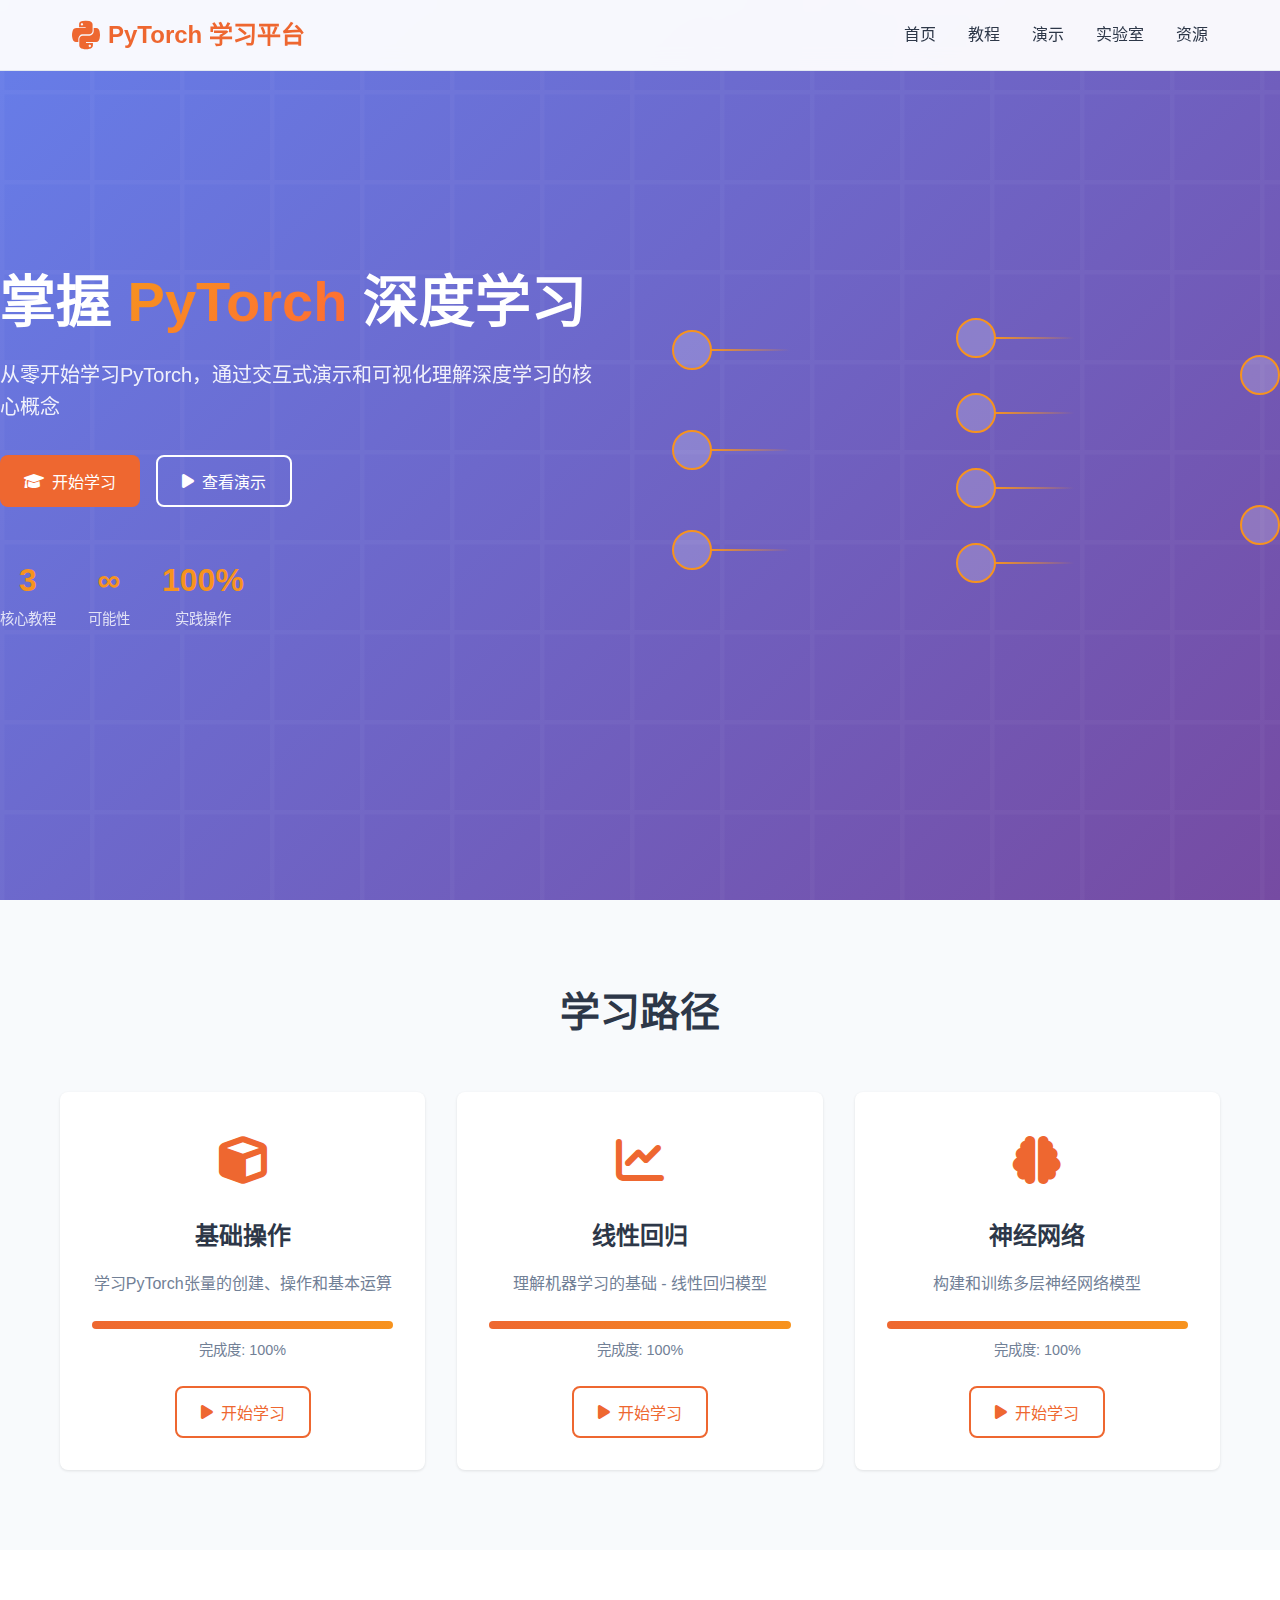
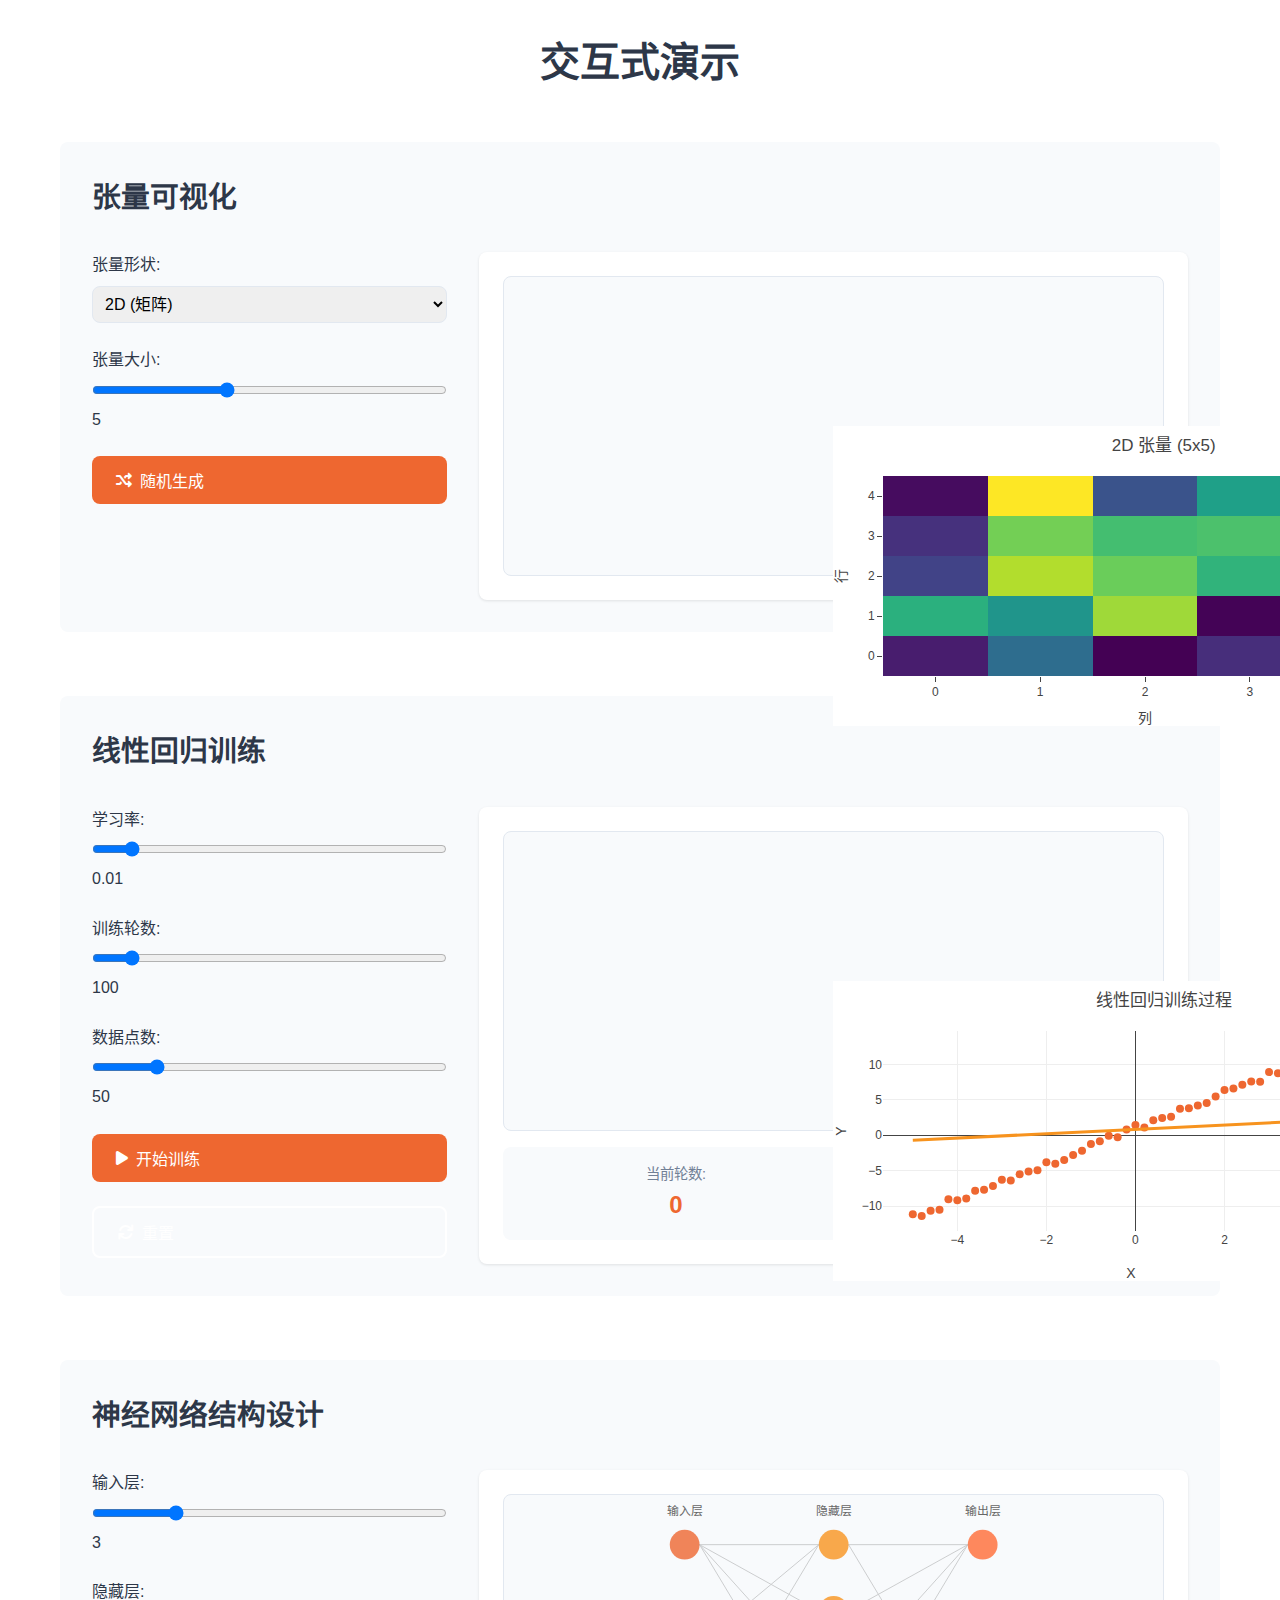
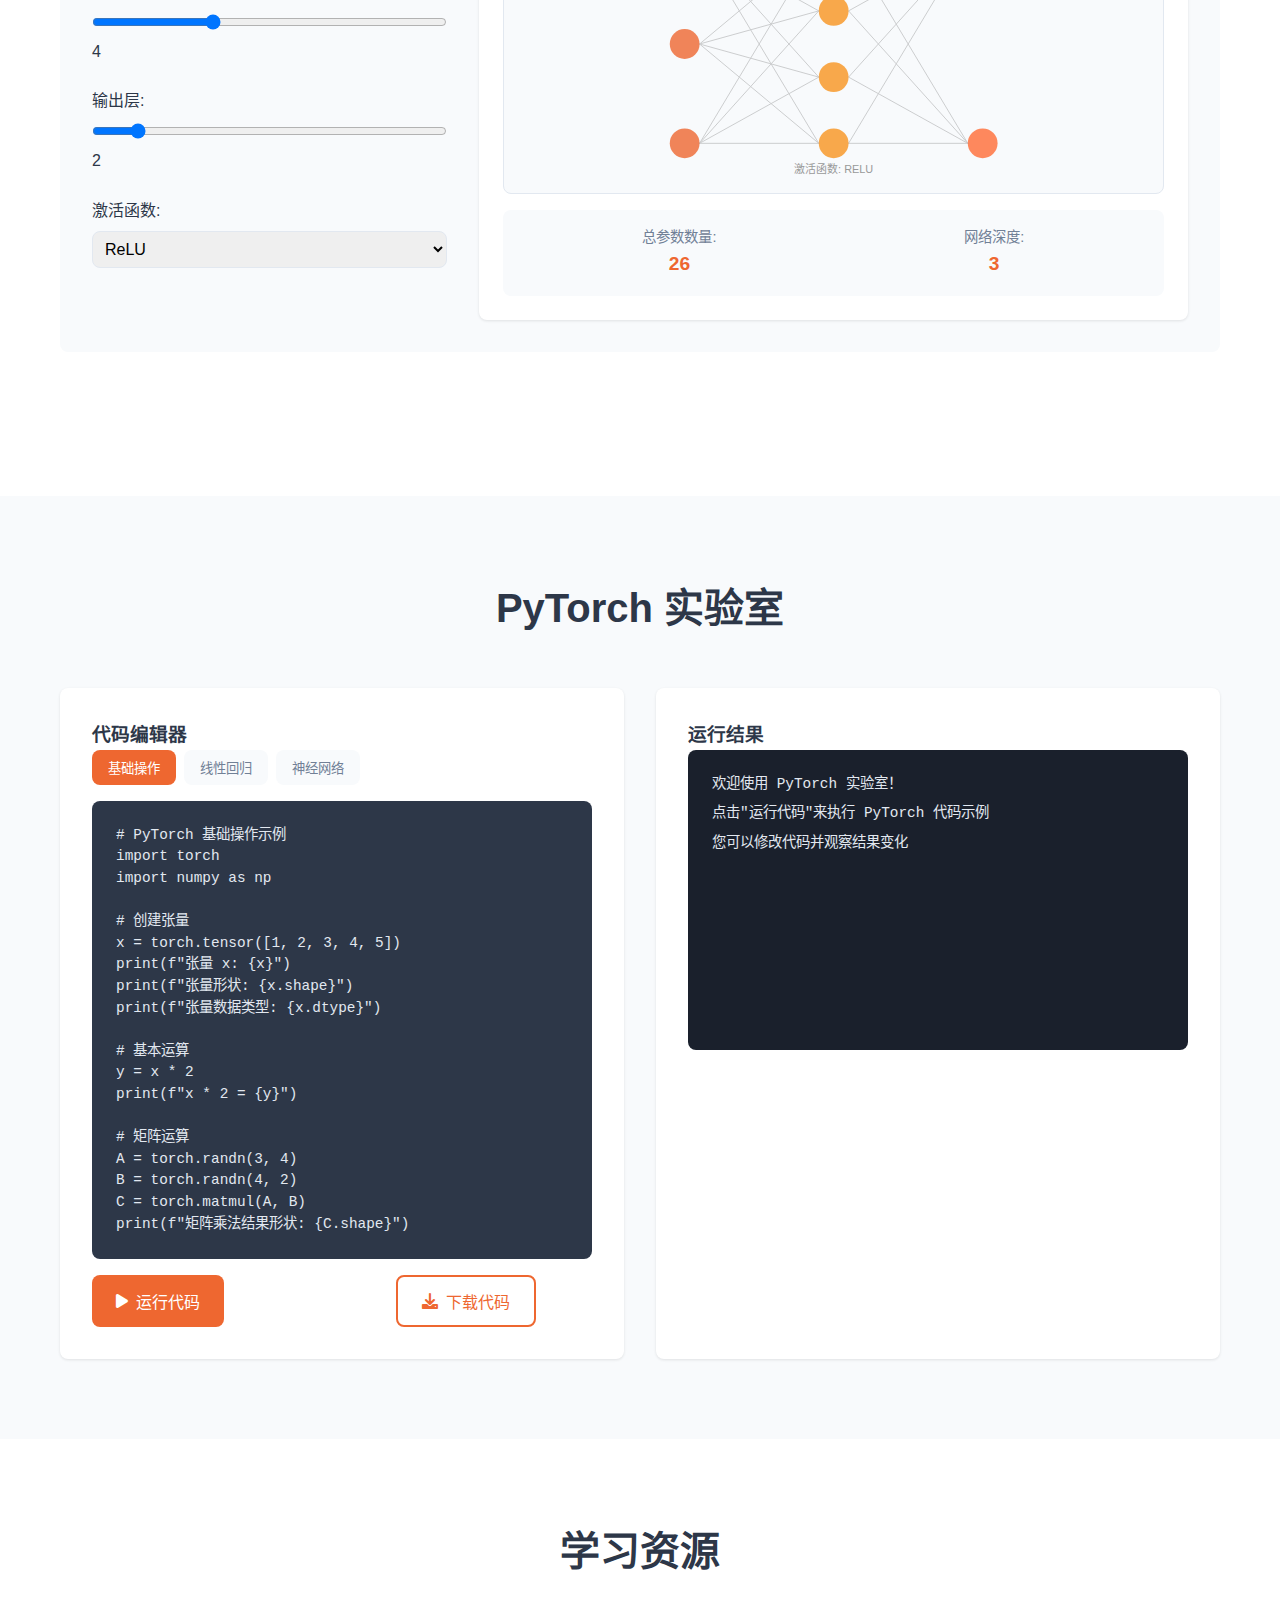
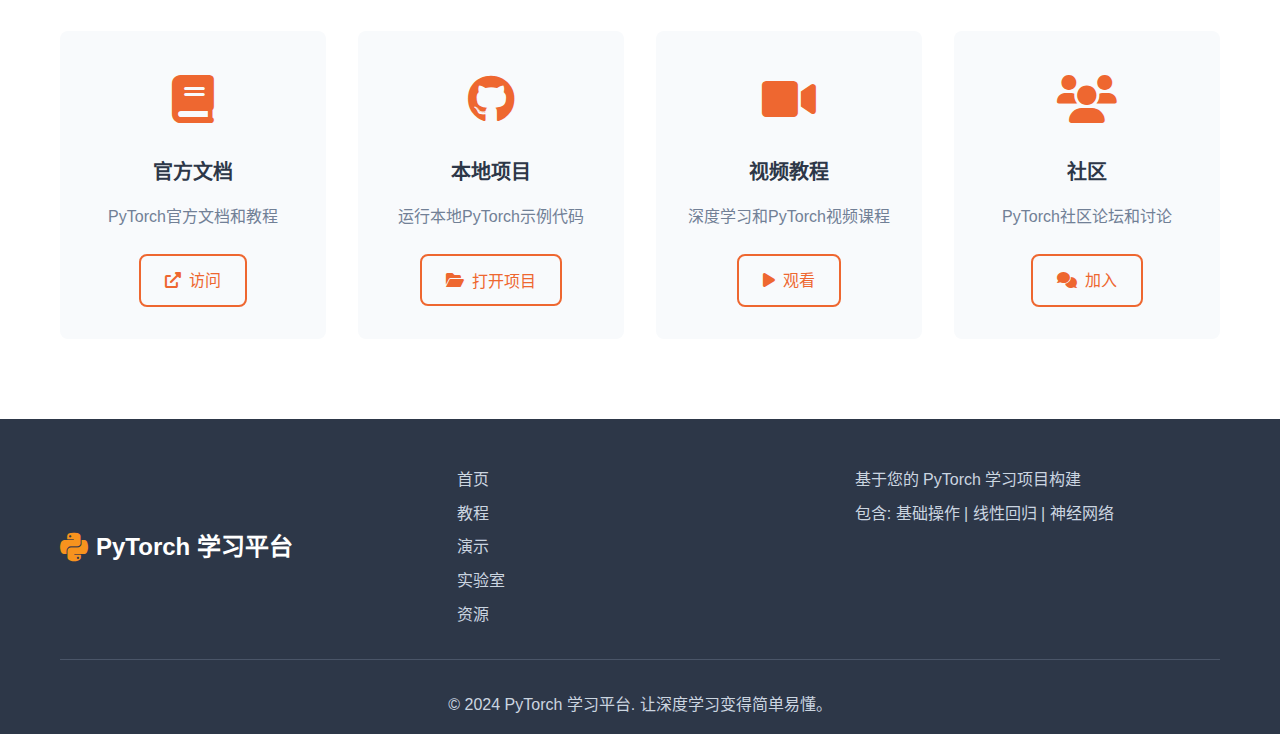
<file: pytorch_demo/index.html>
<!DOCTYPE html>
<html lang="zh-CN">
<head>
    <meta charset="UTF-8">
    <meta name="viewport" content="width=device-width, initial-scale=1.0">
    <title>PyTorch 学习展示平台</title>
    <link rel="stylesheet" href="styles.css">
    <link href="https://cdnjs.cloudflare.com/ajax/libs/font-awesome/6.0.0/css/all.min.css" rel="stylesheet">
    <script src="https://cdn.plot.ly/plotly-latest.min.js"></script>
</head>
<body>
    <!-- 导航栏 -->
    <nav class="navbar">
        <div class="nav-container">
            <div class="nav-brand">
                <i class="fab fa-python"></i>
                <span>PyTorch 学习平台</span>
            </div>
            <div class="nav-menu" id="navMenu">
                <a href="#home" class="nav-link">首页</a>
                <a href="#tutorials" class="nav-link">教程</a>
                <a href="#demos" class="nav-link">演示</a>
                <a href="#playground" class="nav-link">实验室</a>
                <a href="#resources" class="nav-link">资源</a>
            </div>
            <div class="nav-toggle" id="navToggle">
                <span></span>
                <span></span>
                <span></span>
            </div>
        </div>
    </nav>

    <!-- 主页面区域 -->
    <section id="home" class="hero">
        <div class="hero-container">
            <div class="hero-content">
                <h1 class="hero-title">
                    掌握 <span class="gradient-text">PyTorch</span> 深度学习
                </h1>
                <p class="hero-subtitle">
                    从零开始学习PyTorch，通过交互式演示和可视化理解深度学习的核心概念
                </p>
                <div class="hero-buttons">
                    <button class="btn btn-primary" onclick="scrollToSection('tutorials')">
                        <i class="fas fa-graduation-cap"></i>
                        开始学习
                    </button>
                    <button class="btn btn-secondary" onclick="scrollToSection('demos')">
                        <i class="fas fa-play"></i>
                        查看演示
                    </button>
                </div>
                <div class="hero-stats">
                    <div class="stat-item">
                        <span class="stat-number">3</span>
                        <span class="stat-label">核心教程</span>
                    </div>
                    <div class="stat-item">
                        <span class="stat-number">∞</span>
                        <span class="stat-label">可能性</span>
                    </div>
                    <div class="stat-item">
                        <span class="stat-number">100%</span>
                        <span class="stat-label">实践操作</span>
                    </div>
                </div>
            </div>
            <div class="hero-visual">
                <div class="neural-network-animation">
                    <div class="layer input-layer">
                        <div class="neuron"></div>
                        <div class="neuron"></div>
                        <div class="neuron"></div>
                    </div>
                    <div class="layer hidden-layer">
                        <div class="neuron"></div>
                        <div class="neuron"></div>
                        <div class="neuron"></div>
                        <div class="neuron"></div>
                    </div>
                    <div class="layer output-layer">
                        <div class="neuron"></div>
                        <div class="neuron"></div>
                    </div>
                </div>
            </div>
        </div>
    </section>

    <!-- 教程区域 -->
    <section id="tutorials" class="tutorials">
        <div class="container">
            <h2 class="section-title">学习路径</h2>
            <div class="tutorials-grid">
                <div class="tutorial-card" data-tutorial="basic">
                    <div class="tutorial-icon">
                        <i class="fas fa-cube"></i>
                    </div>
                    <h3>基础操作</h3>
                    <p>学习PyTorch张量的创建、操作和基本运算</p>
                    <div class="tutorial-progress">
                        <div class="progress-bar">
                            <div class="progress-fill" style="width: 100%"></div>
                        </div>
                        <span class="progress-text">完成度: 100%</span>
                    </div>
                    <button class="btn btn-outline" onclick="openTutorial('basic')">
                        <i class="fas fa-play"></i>
                        开始学习
                    </button>
                </div>

                <div class="tutorial-card" data-tutorial="regression">
                    <div class="tutorial-icon">
                        <i class="fas fa-chart-line"></i>
                    </div>
                    <h3>线性回归</h3>
                    <p>理解机器学习的基础 - 线性回归模型</p>
                    <div class="tutorial-progress">
                        <div class="progress-bar">
                            <div class="progress-fill" style="width: 100%"></div>
                        </div>
                        <span class="progress-text">完成度: 100%</span>
                    </div>
                    <button class="btn btn-outline" onclick="openTutorial('regression')">
                        <i class="fas fa-play"></i>
                        开始学习
                    </button>
                </div>

                <div class="tutorial-card" data-tutorial="neural-network">
                    <div class="tutorial-icon">
                        <i class="fas fa-brain"></i>
                    </div>
                    <h3>神经网络</h3>
                    <p>构建和训练多层神经网络模型</p>
                    <div class="tutorial-progress">
                        <div class="progress-bar">
                            <div class="progress-fill" style="width: 100%"></div>
                        </div>
                        <span class="progress-text">完成度: 100%</span>
                    </div>
                    <button class="btn btn-outline" onclick="openTutorial('neural-network')">
                        <i class="fas fa-play"></i>
                        开始学习
                    </button>
                </div>
            </div>
        </div>
    </section>

    <!-- 演示区域 -->
    <section id="demos" class="demos">
        <div class="container">
            <h2 class="section-title">交互式演示</h2>
            
            <!-- 张量可视化 -->
            <div class="demo-section">
                <h3>张量可视化</h3>
                <div class="demo-content">
                    <div class="demo-controls">
                        <div class="control-group">
                            <label>张量形状:</label>
                            <select id="tensorShape" onchange="updateTensorVisualization()">
                                <option value="1d">1D (向量)</option>
                                <option value="2d" selected>2D (矩阵)</option>
                                <option value="3d">3D (立体)</option>
                            </select>
                        </div>
                        <div class="control-group">
                            <label>张量大小:</label>
                            <input type="range" id="tensorSize" min="2" max="10" value="5" 
                                   onchange="updateTensorVisualization()">
                            <span id="tensorSizeValue">5</span>
                        </div>
                        <button class="btn btn-primary" onclick="generateRandomTensor()">
                            <i class="fas fa-random"></i>
                            随机生成
                        </button>
                    </div>
                    <div class="demo-visual">
                        <div id="tensorVisualization"></div>
                    </div>
                </div>
            </div>

            <!-- 线性回归演示 -->
            <div class="demo-section">
                <h3>线性回归训练</h3>
                <div class="demo-content">
                    <div class="demo-controls">
                        <div class="control-group">
                            <label>学习率:</label>
                            <input type="range" id="learningRate" min="0.001" max="0.1" step="0.001" value="0.01">
                            <span id="learningRateValue">0.01</span>
                        </div>
                        <div class="control-group">
                            <label>训练轮数:</label>
                            <input type="range" id="epochs" min="10" max="1000" step="10" value="100">
                            <span id="epochsValue">100</span>
                        </div>
                        <div class="control-group">
                            <label>数据点数:</label>
                            <input type="range" id="dataPoints" min="20" max="200" step="10" value="50">
                            <span id="dataPointsValue">50</span>
                        </div>
                        <button class="btn btn-primary" onclick="startRegressionTraining()" id="trainBtn">
                            <i class="fas fa-play"></i>
                            开始训练
                        </button>
                        <button class="btn btn-secondary" onclick="resetRegression()">
                            <i class="fas fa-refresh"></i>
                            重置
                        </button>
                    </div>
                    <div class="demo-visual">
                        <div id="regressionPlot"></div>
                        <div class="training-metrics">
                            <div class="metric">
                                <span class="metric-label">当前轮数:</span>
                                <span class="metric-value" id="currentEpoch">0</span>
                            </div>
                            <div class="metric">
                                <span class="metric-label">损失值:</span>
                                <span class="metric-value" id="currentLoss">0.000</span>
                            </div>
                        </div>
                    </div>
                </div>
            </div>

            <!-- 神经网络结构 -->
            <div class="demo-section">
                <h3>神经网络结构设计</h3>
                <div class="demo-content">
                    <div class="demo-controls">
                        <div class="control-group">
                            <label>输入层:</label>
                            <input type="range" id="inputNodes" min="1" max="10" value="3" 
                                   onchange="updateNetworkStructure()">
                            <span id="inputNodesValue">3</span>
                        </div>
                        <div class="control-group">
                            <label>隐藏层:</label>
                            <input type="range" id="hiddenNodes" min="1" max="10" value="4" 
                                   onchange="updateNetworkStructure()">
                            <span id="hiddenNodesValue">4</span>
                        </div>
                        <div class="control-group">
                            <label>输出层:</label>
                            <input type="range" id="outputNodes" min="1" max="10" value="2" 
                                   onchange="updateNetworkStructure()">
                            <span id="outputNodesValue">2</span>
                        </div>
                        <div class="control-group">
                            <label>激活函数:</label>
                            <select id="activationFunction" onchange="updateNetworkStructure()">
                                <option value="relu">ReLU</option>
                                <option value="sigmoid">Sigmoid</option>
                                <option value="tanh">Tanh</option>
                            </select>
                        </div>
                    </div>
                    <div class="demo-visual">
                        <div id="networkStructure"></div>
                        <div class="network-info">
                            <div class="info-item">
                                <span class="info-label">总参数数量:</span>
                                <span class="info-value" id="totalParams">0</span>
                            </div>
                            <div class="info-item">
                                <span class="info-label">网络深度:</span>
                                <span class="info-value" id="networkDepth">3</span>
                            </div>
                        </div>
                    </div>
                </div>
            </div>
        </div>
    </section>

    <!-- 实验室区域 -->
    <section id="playground" class="playground">
        <div class="container">
            <h2 class="section-title">PyTorch 实验室</h2>
            <div class="playground-content">
                <div class="code-editor-section">
                    <h3>代码编辑器</h3>
                    <div class="editor-tabs">
                        <button class="tab-btn active" onclick="switchTab('basic')">基础操作</button>
                        <button class="tab-btn" onclick="switchTab('regression')">线性回归</button>
                        <button class="tab-btn" onclick="switchTab('neural')">神经网络</button>
                    </div>
                    <div class="code-editor">
                        <pre id="codeDisplay"><code># PyTorch 基础操作示例
import torch
import numpy as np

# 创建张量
x = torch.tensor([1, 2, 3, 4, 5])
print(f"张量 x: {x}")
print(f"张量形状: {x.shape}")
print(f"张量数据类型: {x.dtype}")

# 基本运算
y = x * 2
print(f"x * 2 = {y}")

# 矩阵运算
A = torch.randn(3, 4)
B = torch.randn(4, 2)
C = torch.matmul(A, B)
print(f"矩阵乘法结果形状: {C.shape}")
</code></pre>
                    </div>
                    <div class="editor-actions">
                        <button class="btn btn-primary" onclick="runCode()">
                            <i class="fas fa-play"></i>
                            运行代码
                        </button>
                        <button class="btn btn-secondary" onclick="copyCode()">
                            <i class="fas fa-copy"></i>
                            复制代码
                        </button>
                        <button class="btn btn-outline" onclick="downloadCode()">
                            <i class="fas fa-download"></i>
                            下载代码
                        </button>
                    </div>
                </div>
                <div class="output-section">
                    <h3>运行结果</h3>
                    <div class="output-console" id="outputConsole">
                        <div class="console-line">欢迎使用 PyTorch 实验室！</div>
                        <div class="console-line">点击"运行代码"来执行 PyTorch 代码示例</div>
                        <div class="console-line">您可以修改代码并观察结果变化</div>
                    </div>
                </div>
            </div>
        </div>
    </section>

    <!-- 资源区域 -->
    <section id="resources" class="resources">
        <div class="container">
            <h2 class="section-title">学习资源</h2>
            <div class="resources-grid">
                <div class="resource-card">
                    <div class="resource-icon">
                        <i class="fas fa-book"></i>
                    </div>
                    <h3>官方文档</h3>
                    <p>PyTorch官方文档和教程</p>
                    <a href="https://pytorch.org/docs/" target="_blank" class="btn btn-outline">
                        <i class="fas fa-external-link-alt"></i>
                        访问
                    </a>
                </div>
                <div class="resource-card">
                    <div class="resource-icon">
                        <i class="fab fa-github"></i>
                    </div>
                    <h3>本地项目</h3>
                    <p>运行本地PyTorch示例代码</p>
                    <button class="btn btn-outline" onclick="openLocalProject()">
                        <i class="fas fa-folder-open"></i>
                        打开项目
                    </button>
                </div>
                <div class="resource-card">
                    <div class="resource-icon">
                        <i class="fas fa-video"></i>
                    </div>
                    <h3>视频教程</h3>
                    <p>深度学习和PyTorch视频课程</p>
                    <a href="#" class="btn btn-outline">
                        <i class="fas fa-play"></i>
                        观看
                    </a>
                </div>
                <div class="resource-card">
                    <div class="resource-icon">
                        <i class="fas fa-users"></i>
                    </div>
                    <h3>社区</h3>
                    <p>PyTorch社区论坛和讨论</p>
                    <a href="https://discuss.pytorch.org/" target="_blank" class="btn btn-outline">
                        <i class="fas fa-comments"></i>
                        加入
                    </a>
                </div>
            </div>
        </div>
    </section>

    <!-- 页脚 -->
    <footer class="footer">
        <div class="container">
            <div class="footer-content">
                <div class="footer-brand">
                    <i class="fab fa-python"></i>
                    <span>PyTorch 学习平台</span>
                </div>
                <div class="footer-links">
                    <a href="#home">首页</a>
                    <a href="#tutorials">教程</a>
                    <a href="#demos">演示</a>
                    <a href="#playground">实验室</a>
                    <a href="#resources">资源</a>
                </div>
                <div class="project-info">
                    <p>基于您的 PyTorch 学习项目构建</p>
                    <p>包含: 基础操作 | 线性回归 | 神经网络</p>
                </div>
            </div>
            <div class="footer-bottom">
                <p>&copy; 2024 PyTorch 学习平台. 让深度学习变得简单易懂。</p>
            </div>
        </div>
    </footer>

    <!-- 回到顶部按钮 -->
    <button class="back-to-top" id="backToTop" onclick="scrollToTop()">
        <i class="fas fa-arrow-up"></i>
    </button>

    <!-- 教程模态框 -->
    <div class="modal" id="tutorialModal">
        <div class="modal-content tutorial-modal-content">
            <span class="close" onclick="closeTutorialModal()">&times;</span>
            <h2 id="tutorialTitle">教程标题</h2>
            <div id="tutorialContent">
                <!-- 教程内容将在这里动态加载 -->
            </div>
        </div>
    </div>

    <script src="script.js"></script>
</body>
</html>
</file>
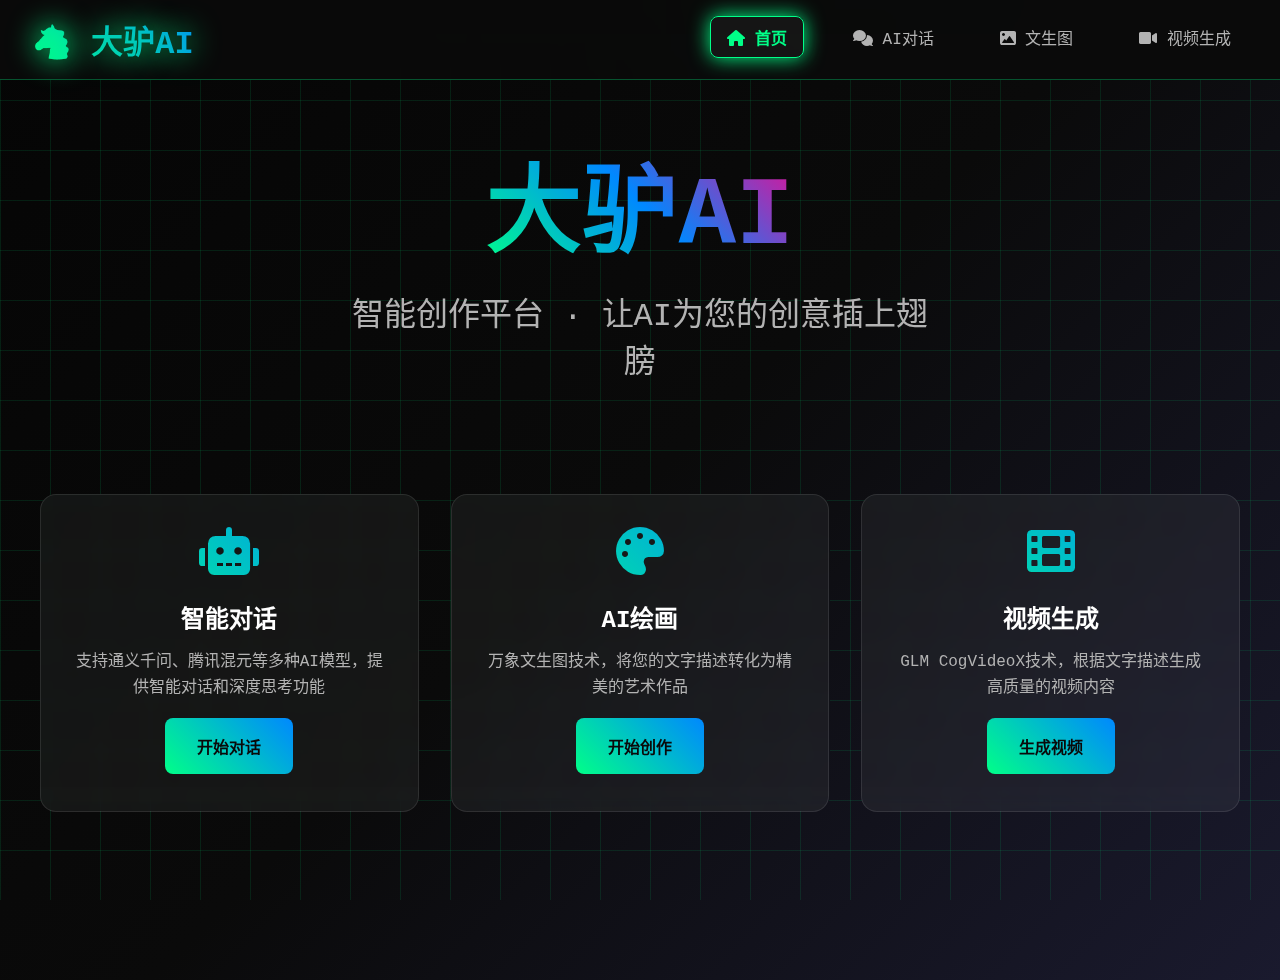
<file: templates/index_backup.html>
<!DOCTYPE html>
<html lang="zh-CN">
<head>
    <meta charset="UTF-8">
    <meta name="viewport" content="width=device-width, initial-scale=1.0">
    <title>大驴AI - 智能创作平台</title>
    <link href="https://cdnjs.cloudflare.com/ajax/libs/font-awesome/6.0.0/css/all.min.css" rel="stylesheet">
    <style>
        :root {
            --primary-color: #00ff88;
            --secondary-color: #0088ff;
            --accent-color: #ff0088;
            --bg-dark: #0a0a0a;
            --bg-darker: #050505;
            --text-primary: #ffffff;
            --text-secondary: #b3b3b3;
            --border-glow: rgba(0, 255, 136, 0.3);
            --glass-bg: rgba(255, 255, 255, 0.05);
            --glass-border: rgba(255, 255, 255, 0.1);
        }

        * {
            margin: 0;
            padding: 0;
            box-sizing: border-box;
        }

        body {
            font-family: 'Courier New', monospace;
            background: linear-gradient(135deg, var(--bg-darker) 0%, var(--bg-dark) 50%, #1a1a2e 100%);
            color: var(--text-primary);
            min-height: 100vh;
            overflow-x: hidden;
        }

        /* 动态背景动画 */
        .bg-animation {
            position: fixed;
            top: 0;
            left: 0;
            width: 100%;
            height: 100%;
            pointer-events: none;
            z-index: -1;
        }

        .grid-bg {
            position: absolute;
            top: 0;
            left: 0;
            width: 100%;
            height: 100%;
            background-image: 
                linear-gradient(rgba(0, 255, 136, 0.1) 1px, transparent 1px),
                linear-gradient(90deg, rgba(0, 255, 136, 0.1) 1px, transparent 1px);
            background-size: 50px 50px;
            animation: gridMove 20s linear infinite;
        }

        @keyframes gridMove {
            0% { transform: translate(0, 0); }
            100% { transform: translate(50px, 50px); }
        }

        /* 导航栏 */
        .navbar {
            position: fixed;
            top: 0;
            left: 0;
            right: 0;
            height: 80px;
            background: rgba(10, 10, 10, 0.9);
            backdrop-filter: blur(20px);
            border-bottom: 1px solid var(--border-glow);
            z-index: 1000;
            display: flex;
            align-items: center;
            padding: 0 2rem;
        }

        .logo {
            font-size: 2rem;
            font-weight: bold;
            background: linear-gradient(45deg, var(--primary-color), var(--secondary-color));
            -webkit-background-clip: text;
            -webkit-text-fill-color: transparent;
            background-clip: text;
            text-shadow: 0 0 30px var(--primary-color);
        }

        .nav-menu {
            display: flex;
            list-style: none;
            margin-left: auto;
            gap: 2rem;
        }

        .nav-item {
            position: relative;
        }

        .nav-link {
            color: var(--text-secondary);
            text-decoration: none;
            padding: 0.5rem 1rem;
            border-radius: 8px;
            transition: color 0.3s ease, background 0.3s ease, border 0.3s ease, box-shadow 0.3s ease;
            position: relative;
            overflow: hidden;
            display: inline-block;
            border: 1px solid transparent; /* 添加透明边框避免layout shift */
        }

        .nav-link:hover {
            color: var(--primary-color);
            background: var(--glass-bg);
            border: 1px solid var(--border-glow);
            box-shadow: 0 0 20px var(--border-glow);
            transform: none; /* 移除可能的transform效果 */
        }

        .nav-link::before {
            content: '';
            position: absolute;
            top: 0;
            left: -100%;
            width: 100%;
            height: 100%;
            background: linear-gradient(90deg, transparent, rgba(0, 255, 136, 0.2), transparent);
            transition: left 0.5s;
        }

        .nav-link:hover::before {
            left: 100%;
        }

        /* 激活状态的导航链接 */
        .nav-link.active {
            color: var(--primary-color) !important;
            background: var(--glass-bg) !important;
            border: 1px solid var(--primary-color) !important;
            box-shadow: 0 0 20px var(--primary-color) !important;
            font-weight: bold;
        }

        .nav-link.active::before {
            left: 100%;
        }

        /* 确保激活状态在hover时保持 */
        .nav-link.active:hover {
            color: var(--primary-color) !important;
            background: var(--glass-bg) !important;
            border: 1px solid var(--primary-color) !important;
            box-shadow: 0 0 25px var(--primary-color) !important;
        }

        /* 移动端菜单按钮 */
        .mobile-menu-btn {
            display: none;
            background: none;
            border: none;
            color: var(--primary-color);
            font-size: 1.5rem;
            cursor: pointer;
            margin-left: auto;
        }

        /* 主要内容 */
        .main-content {
            margin-top: 80px;
            min-height: calc(100vh - 80px);
            display: flex;
            flex-direction: column;
        }

        /* 首页内容 */
        .page {
            display: none;
            flex: 1;
            padding: 2rem;
        }

        .page.active {
            display: block;
        }

        .hero-section {
            display: flex;
            flex-direction: column;
            align-items: center;
            justify-content: center;
            min-height: 80vh;
            text-align: center;
            position: relative;
        }

        .hero-title {
            font-size: clamp(3rem, 8vw, 6rem);
            font-weight: bold;
            margin-bottom: 1rem;
            background: linear-gradient(45deg, var(--primary-color), var(--secondary-color), var(--accent-color));
            -webkit-background-clip: text;
            -webkit-text-fill-color: transparent;
            background-clip: text;
            animation: titleGlow 3s ease-in-out infinite alternate;
        }

        @keyframes titleGlow {
            from { filter: drop-shadow(0 0 20px var(--primary-color)); }
            to { filter: drop-shadow(0 0 40px var(--secondary-color)); }
        }

        .hero-subtitle {
            font-size: clamp(1.2rem, 3vw, 2rem);
            color: var(--text-secondary);
            margin-bottom: 3rem;
            max-width: 600px;
        }

        .features-grid {
            display: grid;
            grid-template-columns: repeat(auto-fit, minmax(300px, 1fr));
            gap: 2rem;
            margin-top: 4rem;
            max-width: 1200px;
            width: 100%;
        }

        .feature-card {
            background: var(--glass-bg);
            border: 1px solid var(--glass-border);
            border-radius: 16px;
            padding: 2rem;
            text-align: center;
            backdrop-filter: blur(10px);
            transition: all 0.3s ease;
            position: relative;
            overflow: hidden;
        }

        .feature-card::before {
            content: '';
            position: absolute;
            top: 0;
            left: 0;
            right: 0;
            height: 2px;
            background: linear-gradient(90deg, var(--primary-color), var(--secondary-color), var(--accent-color));
            transform: scaleX(0);
            transition: transform 0.3s ease;
        }

        .feature-card:hover::before {
            transform: scaleX(1);
        }

        .feature-card:hover {
            transform: translateY(-10px);
            border-color: var(--border-glow);
            box-shadow: 0 20px 40px rgba(0, 255, 136, 0.1);
        }

        .feature-icon {
            font-size: 3rem;
            margin-bottom: 1rem;
            background: linear-gradient(45deg, var(--primary-color), var(--secondary-color));
            -webkit-background-clip: text;
            -webkit-text-fill-color: transparent;
            background-clip: text;
        }

        .feature-title {
            font-size: 1.5rem;
            margin-bottom: 1rem;
            color: var(--text-primary);
        }

        .feature-desc {
            color: var(--text-secondary);
            line-height: 1.6;
        }

        .cta-button {
            display: inline-block;
            padding: 1rem 2rem;
            background: linear-gradient(45deg, var(--primary-color), var(--secondary-color));
            color: var(--bg-dark);
            text-decoration: none;
            border-radius: 8px;
            font-weight: bold;
            transition: all 0.3s ease;
            position: relative;
            overflow: hidden;
            margin-top: 1rem;
        }

        .cta-button::before {
            content: '';
            position: absolute;
            top: 0;
            left: -100%;
            width: 100%;
            height: 100%;
            background: linear-gradient(90deg, transparent, rgba(255, 255, 255, 0.3), transparent);
            transition: left 0.5s;
        }

        .cta-button:hover::before {
            left: 100%;
        }

        .cta-button:hover {
            transform: scale(1.05);
            box-shadow: 0 10px 30px rgba(0, 255, 136, 0.3);
        }

        /* 功能页面样式 */
        .page-header {
            text-align: center;
            margin-bottom: 3rem;
        }

        .page-title {
            font-size: clamp(2rem, 5vw, 3rem);
            margin-bottom: 1rem;
            background: linear-gradient(45deg, var(--primary-color), var(--secondary-color));
            -webkit-background-clip: text;
            -webkit-text-fill-color: transparent;
            background-clip: text;
        }

        .form-container {
            max-width: 800px;
            margin: 0 auto;
            background: var(--glass-bg);
            border: 1px solid var(--glass-border);
            border-radius: 16px;
            padding: 2rem;
            backdrop-filter: blur(10px);
        }

        .form-group {
            margin-bottom: 1.5rem;
        }

        .form-label {
            display: block;
            margin-bottom: 0.5rem;
            color: var(--text-primary);
            font-weight: bold;
        }

        .form-control {
            width: 100%;
            padding: 1rem;
            background: rgba(255, 255, 255, 0.1);
            border: 1px solid var(--glass-border);
            border-radius: 8px;
            color: var(--text-primary);
            font-family: inherit;
            transition: all 0.3s ease;
        }

        .form-control:focus {
            outline: none;
            border-color: var(--primary-color);
            box-shadow: 0 0 10px var(--border-glow);
        }

        .form-control::placeholder {
            color: var(--text-secondary);
        }

        textarea.form-control {
            resize: vertical;
            min-height: 120px;
        }

        select.form-control {
            cursor: pointer;
            appearance: none;
            -webkit-appearance: none;
            -moz-appearance: none;
            background-image: url("data:image/svg+xml;charset=UTF-8,%3csvg xmlns='http://www.w3.org/2000/svg' viewBox='0 0 24 24' fill='none' stroke='white' stroke-width='2' stroke-linecap='round' stroke-linejoin='round'%3e%3cpolyline points='6,9 12,15 18,9'%3e%3c/polyline%3e%3c/svg%3e");
            background-repeat: no-repeat;
            background-position: right 1rem center;
            background-size: 1em;
            padding-right: 2.5rem;
        }

        select.form-control option {
            background-color: var(--bg-dark);
            color: var(--text-primary);
            padding: 0.5rem;
        }

        /* 确保下拉列表在打开时有正确的样式 */
        select.form-control:focus option:checked {
            background-color: var(--primary-color);
            color: var(--bg-dark);
        }

        select.form-control:focus option:hover {
            background-color: var(--secondary-color);
            color: var(--bg-dark);
        }

        select.form-control:focus {
            outline: none;
            border-color: var(--primary-color);
            box-shadow: 0 0 10px var(--border-glow);
        }

        .btn {
            background: linear-gradient(45deg, var(--primary-color), var(--secondary-color));
            color: var(--bg-dark);
            border: none;
            padding: 1rem 2rem;
            border-radius: 8px;
            font-weight: bold;
            cursor: pointer;
            transition: all 0.3s ease;
            position: relative;
            overflow: hidden;
        }

        .btn:hover {
            transform: scale(1.05);
            box-shadow: 0 10px 30px rgba(0, 255, 136, 0.3);
        }

        .btn:disabled {
            opacity: 0.6;
            cursor: not-allowed;
            transform: none;
        }

        /* 响应式设计 */
        @media (max-width: 768px) {
            .navbar {
                padding: 0 1rem;
            }

            .nav-menu {
                display: none;
                position: absolute;
                top: 100%;
                left: 0;
                right: 0;
                background: rgba(10, 10, 10, 0.95);
                backdrop-filter: blur(20px);
                flex-direction: column;
                padding: 1rem;
                border-top: 1px solid var(--border-glow);
            }

            .nav-menu.active {
                display: flex;
            }

            .mobile-menu-btn {
                display: block;
            }

            .main-content {
                padding: 1rem;
            }

            .features-grid {
                grid-template-columns: 1fr;
                gap: 1rem;
            }

            .feature-card {
                padding: 1.5rem;
            }

            .form-container {
                padding: 1.5rem;
            }
        }

        @media (max-width: 480px) {
            .hero-section {
                min-height: 70vh;
                padding: 1rem;
            }

            .features-grid {
                margin-top: 2rem;
            }

            .feature-card {
                padding: 1rem;
            }

            .form-container {
                padding: 1rem;
            }
        }

        /* 加载动画 */
        .loading {
            display: none;
            text-align: center;
            margin: 2rem 0;
        }

        .spinner {
            width: 40px;
            height: 40px;
            border: 3px solid var(--glass-border);
            border-top: 3px solid var(--primary-color);
            border-radius: 50%;
            animation: spin 1s linear infinite;
            margin: 0 auto 1rem;
        }

        @keyframes spin {
            0% { transform: rotate(0deg); }
            100% { transform: rotate(360deg); }
        }

        /* 结果展示 */
        .result-container {
            margin-top: 2rem;
            padding: 1.5rem;
            background: var(--glass-bg);
            border: 1px solid var(--glass-border);
            border-radius: 12px;
            backdrop-filter: blur(10px);
        }

        .result-image, .result-video {
            max-width: 100%;
            height: auto;
            border-radius: 8px;
            margin-top: 1rem;
        }

        /* 隐藏类 */
        .hidden {
            display: none !important;
        }
    </style>
</head>
<body>
    <!-- 动态背景 -->
    <div class="bg-animation">
        <div class="grid-bg"></div>
    </div>

    <!-- 导航栏 -->
    <nav class="navbar">
        <div class="logo">🐴 大驴AI</div>
        <button class="mobile-menu-btn" onclick="toggleMobileMenu()">
            <i class="fas fa-bars"></i>
        </button>
        <ul class="nav-menu" id="navMenu">
            <li class="nav-item">
                <a href="#" class="nav-link" onclick="showPage('home')">
                    <i class="fas fa-home"></i> 首页
                </a>
            </li>
            <li class="nav-item">
                <a href="#" class="nav-link" onclick="showPage('chat')">
                    <i class="fas fa-comments"></i> AI对话
                </a>
            </li>
            <li class="nav-item">
                <a href="#" class="nav-link" onclick="showPage('image')">
                    <i class="fas fa-image"></i> 文生图
                </a>
            </li>
            <li class="nav-item">
                <a href="#" class="nav-link" onclick="showPage('video')">
                    <i class="fas fa-video"></i> 视频生成
                </a>
            </li>
        </ul>
    </nav>

    <!-- 主要内容 -->
    <main class="main-content">
        <!-- 首页 -->
        <div id="home" class="page active">
            <section class="hero-section">
                <h1 class="hero-title">大驴AI</h1>
                <p class="hero-subtitle">
                    智能创作平台 · 让AI为您的创意插上翅膀
                </p>
                
                <div class="features-grid">
                    <div class="feature-card" onclick="showPage('chat')">
                        <div class="feature-icon">
                            <i class="fas fa-robot"></i>
                        </div>
                        <h3 class="feature-title">智能对话</h3>
                        <p class="feature-desc">
                            支持通义千问、腾讯混元等多种AI模型，提供智能对话和深度思考功能
                        </p>
                        <a href="#" class="cta-button" onclick="showPage('chat')">开始对话</a>
                    </div>
                    
                    <div class="feature-card" onclick="showPage('image')">
                        <div class="feature-icon">
                            <i class="fas fa-palette"></i>
                        </div>
                        <h3 class="feature-title">AI绘画</h3>
                        <p class="feature-desc">
                            万象文生图技术，将您的文字描述转化为精美的艺术作品
                        </p>
                        <a href="#" class="cta-button" onclick="showPage('image')">开始创作</a>
                    </div>
                    
                    <div class="feature-card" onclick="showPage('video')">
                        <div class="feature-icon">
                            <i class="fas fa-film"></i>
                        </div>
                        <h3 class="feature-title">视频生成</h3>
                        <p class="feature-desc">
                            GLM CogVideoX技术，根据文字描述生成高质量的视频内容
                        </p>
                        <a href="#" class="cta-button" onclick="showPage('video')">生成视频</a>
                    </div>
                </div>
            </section>
        </div>

        <!-- AI对话页面 -->
        <div id="chat" class="page">
            <div class="page-header">
                <h1 class="page-title">AI智能对话</h1>
                <p>选择AI模型，开始您的智能对话之旅</p>
            </div>
            
            <div class="form-container">
                <div class="form-group">
                    <label class="form-label">选择AI模型</label>
                    <select class="form-control" id="chatModel">
                        <option value="qwen_normal">通义千问(普通模式)</option>
                        <option value="qwen_thinking">通义千问(深度思考)</option>
                        <option value="hunyuan">腾讯混元</option>
                    </select>
                </div>
                
                <div class="form-group">
                    <label class="form-label">输入您的问题</label>
                    <textarea class="form-control" id="chatInput" placeholder="请输入您想要咨询的问题..." rows="4"></textarea>
                </div>
                
                <button class="btn" onclick="sendChat()">
                    <i class="fas fa-paper-plane"></i> 发送消息
                </button>
                
                <div class="loading" id="chatLoading">
                    <div class="spinner"></div>
                    <p>AI正在思考中...</p>
                </div>
                
                <div class="result-container hidden" id="chatResult">
                    <h3>AI回复：</h3>
                    <div id="chatResponse"></div>
                </div>
            </div>
        </div>

        <!-- 文生图页面 -->
        <div id="image" class="page">
            <div class="page-header">
                <h1 class="page-title">AI文生图</h1>
                <p>描述您的创意，让AI为您绘制精美图像</p>
            </div>
            
            <div class="form-container">
                <div class="form-group">
                    <label class="form-label">图像描述</label>
                    <textarea class="form-control" id="imagePrompt" placeholder="请描述您想要生成的图像..." rows="4"></textarea>
                </div>
                
                <div class="form-group">
                    <label class="form-label">图像尺寸</label>
                    <select class="form-control" id="imageSize">
                        <option value="1024*1024">正方形 (1024×1024)</option>
                        <option value="1280*720">横屏 (1280×720)</option>
                        <option value="720*1280">竖屏 (720×1280)</option>
                    </select>
                </div>
                
                <button class="btn" onclick="generateImage()">
                    <i class="fas fa-magic"></i> 生成图像
                </button>
                
                <div class="loading" id="imageLoading">
                    <div class="spinner"></div>
                    <p>AI正在绘制中...</p>
                </div>
                
                <div class="result-container hidden" id="imageResult">
                    <h3>生成结果：</h3>
                    <img id="generatedImage" class="result-image" alt="Generated Image">
                </div>
            </div>
        </div>

        <!-- 视频生成页面 -->
        <div id="video" class="page">
            <div class="page-header">
                <h1 class="page-title">AI视频生成</h1>
                <p>用文字描述您的视频创意，AI将为您制作精彩视频</p>
            </div>
            
            <div class="form-container">
                <div class="form-group">
                    <label class="form-label">视频描述</label>
                    <textarea class="form-control" id="videoPrompt" placeholder="请描述您想要生成的视频内容..." rows="4"></textarea>
                </div>
                
                <div class="form-group">
                    <label class="form-label">视频质量</label>
                    <select class="form-control" id="videoQuality">
                        <option value="speed">快速生成</option>
                        <option value="quality">高质量</option>
                    </select>
                </div>
                
                <div class="form-group">
                    <label class="form-label">视频尺寸</label>
                    <select class="form-control" id="videoSize">
                        <option value="1920x1080">全高清 (1920×1080)</option>
                        <option value="1280x720">高清 (1280×720)</option>
                        <option value="720x480">标清 (720×480)</option>
                    </select>
                </div>
                
                <div class="form-group">
                    <label class="form-label">视频时长</label>
                    <select class="form-control" id="videoDuration">
                        <option value="5">5秒</option>
                        <option value="10">10秒</option>
                    </select>
                </div>
                
                <button class="btn" onclick="generateVideo()">
                    <i class="fas fa-video"></i> 生成视频
                </button>
                
                <div class="loading" id="videoLoading">
                    <div class="spinner"></div>
                    <p>AI正在制作视频中，请耐心等待...</p>
                </div>
                
                <div class="result-container hidden" id="videoResult">
                    <h3>生成结果：</h3>
                    <video id="generatedVideo" class="result-video" controls>
                        您的浏览器不支持视频播放。
                    </video>
                </div>
            </div>
        </div>
    </main>

    <script>
        // 页面切换功能
        function showPage(pageId) {
            // 隐藏所有页面
            document.querySelectorAll('.page').forEach(page => {
                page.classList.remove('active');
            });
            
            // 显示目标页面
            document.getElementById(pageId).classList.add('active');
            
            // 更新导航状态
            document.querySelectorAll('.nav-link').forEach(link => {
                link.classList.remove('active');
            });
            
            // 根据pageId找到对应的导航链接并激活
            const pageToNavMap = {
                'home': '首页',
                'chat': 'AI对话', 
                'image': '文生图',
                'video': '视频生成'
            };
            
            document.querySelectorAll('.nav-link').forEach(link => {
                const linkText = link.textContent.trim();
                if (linkText.includes(pageToNavMap[pageId])) {
                    link.classList.add('active');
                }
            });
            
            // 关闭移动端菜单
            document.getElementById('navMenu').classList.remove('active');
            
            // 确保当前页面的下拉列表正常工作
            if (pageId === 'chat') {
                ensureChatModelSelect();
            }
        }

        // 确保聊天模型选择器正常工作
        function ensureChatModelSelect() {
            const chatModelSelect = document.getElementById('chatModel');
            if (chatModelSelect) {
                // 清除可能存在的重复选项
                const options = chatModelSelect.querySelectorAll('option');
                const seenValues = new Set();
                const seenTexts = new Set();
                
                options.forEach(option => {
                    if (seenValues.has(option.value) || seenTexts.has(option.textContent)) {
                        option.remove();
                    } else {
                        seenValues.add(option.value);
                        seenTexts.add(option.textContent);
                    }
                });
                
                // 确保有默认选择
                if (chatModelSelect.value === '') {
                    chatModelSelect.value = 'qwen_normal';
                }
            }
        }

        // 移动端菜单切换
        function toggleMobileMenu() {
            document.getElementById('navMenu').classList.toggle('active');
        }

        // AI对话功能
        async function sendChat() {
            const model = document.getElementById('chatModel').value;
            const input = document.getElementById('chatInput').value.trim();
            
            if (!input) {
                alert('请输入您的问题');
                return;
            }
            
            const loading = document.getElementById('chatLoading');
            const result = document.getElementById('chatResult');
            const response = document.getElementById('chatResponse');
            
            loading.style.display = 'block';
            result.classList.add('hidden');
            
            try {
                const res = await fetch('/chat', {
                    method: 'POST',
                    headers: {
                        'Content-Type': 'application/json',
                    },
                    body: JSON.stringify({
                        model: model,
                        message: input,
                        stream: false
                    })
                });
                
                if (!res.ok) {
                    throw new Error(`HTTP ${res.status}: ${res.statusText}`);
                }
                
                const data = await res.json();
                console.log('聊天响应数据:', data);
                
                if (data.status === 'success') {
                    response.innerHTML = data.response.replace(/\n/g, '<br>');
                    result.classList.remove('hidden');
                } else {
                    alert('发送失败：' + (data.error || '未知错误'));
                }
            } catch (error) {
                console.error('聊天请求失败:', error);
                alert('发送失败：' + error.message);
            } finally {
                loading.style.display = 'none';
            }
        }

        // 图像生成功能
        async function generateImage() {
            const prompt = document.getElementById('imagePrompt').value.trim();
            const size = document.getElementById('imageSize').value;
            
            if (!prompt) {
                alert('请输入图像描述');
                return;
            }
            
            const loading = document.getElementById('imageLoading');
            const result = document.getElementById('imageResult');
            const image = document.getElementById('generatedImage');
            
            loading.style.display = 'block';
            result.classList.add('hidden');
            
            try {
                const res = await fetch('/generate-image', {
                    method: 'POST',
                    headers: {
                        'Content-Type': 'application/json',
                    },
                    body: JSON.stringify({
                        prompt: prompt,
                        size: size
                    })
                });
                
                if (!res.ok) {
                    throw new Error(`HTTP ${res.status}: ${res.statusText}`);
                }
                
                const data = await res.json();
                console.log('图像生成响应数据:', data);
                
                if (data.success) {
                    image.src = data.image_url;
                    result.classList.remove('hidden');
                } else {
                    alert('生成失败：' + data.error);
                }
            } catch (error) {
                console.error('图像生成失败:', error);
                alert('生成失败：' + error.message);
            } finally {
                loading.style.display = 'none';
            }
        }

        // 视频生成功能
        async function generateVideo() {
            const prompt = document.getElementById('videoPrompt').value.trim();
            const quality = document.getElementById('videoQuality').value;
            const size = document.getElementById('videoSize').value;
            const duration = parseInt(document.getElementById('videoDuration').value);
            
            if (!prompt) {
                alert('请输入视频描述');
                return;
            }
            
            const loading = document.getElementById('videoLoading');
            const result = document.getElementById('videoResult');
            const video = document.getElementById('generatedVideo');
            
            loading.style.display = 'block';
            result.classList.add('hidden');
            
            try {
                // 创建视频任务
                const res = await fetch('/create-video', {
                    method: 'POST',
                    headers: {
                        'Content-Type': 'application/json',
                    },
                    body: JSON.stringify({
                        prompt: prompt,
                        quality: quality,
                        size: size,
                        duration: duration,
                        fps: 30,
                        with_audio: false
                    })
                });
                
                if (!res.ok) {
                    throw new Error(`HTTP ${res.status}: ${res.statusText}`);
                }
                
                const data = await res.json();
                console.log('视频任务创建响应数据:', data);
                
                if (data.task_id && !data.error) {
                    // 轮询检查任务状态
                    checkVideoStatus(data.task_id);
                } else {
                    throw new Error(data.error || '创建视频任务失败');
                }
            } catch (error) {
                console.error('视频生成失败:', error);
                alert('生成失败：' + error.message);
                loading.style.display = 'none';
            }
        }

        // 检查视频生成状态
        async function checkVideoStatus(taskId) {
            const loading = document.getElementById('videoLoading');
            const result = document.getElementById('videoResult');
            const video = document.getElementById('generatedVideo');
            
            try {
                const res = await fetch(`/video-task-status/${taskId}`);
                
                if (!res.ok) {
                    throw new Error(`HTTP ${res.status}: ${res.statusText}`);
                }
                
                const data = await res.json();
                console.log('视频状态查询响应数据:', data);
                
                if (data.success) {
                    if (data.status === 'completed') {
                        video.src = data.video_url;
                        result.classList.remove('hidden');
                        loading.style.display = 'none';
                    } else if (data.status === 'failed') {
                        throw new Error(data.error || data.message || '视频生成失败');
                    } else {
                        // 继续轮询
                        setTimeout(() => checkVideoStatus(taskId), 5000);
                    }
                } else {
                    throw new Error(data.error);
                }
            } catch (error) {
                console.error('视频状态查询失败:', error);
                alert('检查状态失败：' + error.message);
                loading.style.display = 'none';
            }
        }

        // 响应式处理
        function handleResize() {
            const navMenu = document.getElementById('navMenu');
            if (window.innerWidth > 768) {
                navMenu.classList.remove('active');
            }
        }

        window.addEventListener('resize', handleResize);

        // 页面加载完成后的初始化
        document.addEventListener('DOMContentLoaded', function() {
            // 默认显示首页
            showPage('home');
            
            // 确保下拉列表正常工作
            ensureChatModelSelect();
        });
    </script>
</body>
</html>
</file>
<file: pytorch_demo/styles.css>
/* 基础样式重置 */
* {
    margin: 0;
    padding: 0;
    box-sizing: border-box;
}

body {
    font-family: 'Inter', -apple-system, BlinkMacSystemFont, 'Segoe UI', Roboto, sans-serif;
    line-height: 1.6;
    color: #2d3748;
    overflow-x: hidden;
}

/* CSS变量定义 */
:root {
    --primary-color: #ee6730;
    --secondary-color: #f7931e;
    --accent-color: #ff6b35;
    --bg-color: #ffffff;
    --surface-color: #f8fafc;
    --text-primary: #2d3748;
    --text-secondary: #718096;
    --border-color: #e2e8f0;
    --shadow-sm: 0 1px 3px rgba(0, 0, 0, 0.1);
    --shadow-md: 0 4px 6px rgba(0, 0, 0, 0.1);
    --shadow-lg: 0 10px 15px rgba(0, 0, 0, 0.1);
    --border-radius: 8px;
    --transition: all 0.3s ease;
}

/* 容器样式 */
.container {
    max-width: 1200px;
    margin: 0 auto;
    padding: 0 20px;
}

/* 导航栏样式 */
.navbar {
    position: fixed;
    top: 0;
    width: 100%;
    background: rgba(255, 255, 255, 0.95);
    backdrop-filter: blur(10px);
    border-bottom: 1px solid var(--border-color);
    z-index: 1000;
    transition: var(--transition);
}

.nav-container {
    display: flex;
    justify-content: space-between;
    align-items: center;
    padding: 1rem 2rem;
    max-width: 1200px;
    margin: 0 auto;
}

.nav-brand {
    display: flex;
    align-items: center;
    gap: 0.5rem;
    font-size: 1.5rem;
    font-weight: bold;
    color: var(--primary-color);
}

.nav-brand i {
    font-size: 2rem;
}

.nav-menu {
    display: flex;
    gap: 2rem;
}

.nav-link {
    text-decoration: none;
    color: var(--text-primary);
    font-weight: 500;
    transition: var(--transition);
    position: relative;
}

.nav-link:hover {
    color: var(--primary-color);
}

.nav-link::after {
    content: '';
    position: absolute;
    bottom: -5px;
    left: 0;
    width: 0;
    height: 2px;
    background: var(--primary-color);
    transition: width 0.3s ease;
}

.nav-link:hover::after {
    width: 100%;
}

.nav-toggle {
    display: none;
    flex-direction: column;
    cursor: pointer;
}

.nav-toggle span {
    width: 25px;
    height: 3px;
    background: var(--primary-color);
    margin: 3px 0;
    transition: var(--transition);
}

/* 主页面样式 */
.hero {
    min-height: 100vh;
    display: flex;
    align-items: center;
    background: linear-gradient(135deg, #667eea 0%, #764ba2 100%);
    color: white;
    position: relative;
    overflow: hidden;
}

.hero::before {
    content: '';
    position: absolute;
    top: 0;
    left: 0;
    width: 100%;
    height: 100%;
    background: url('data:image/svg+xml,<svg xmlns="http://www.w3.org/2000/svg" viewBox="0 0 100 100"><defs><pattern id="grid" width="10" height="10" patternUnits="userSpaceOnUse"><path d="M 10 0 L 0 0 0 10" fill="none" stroke="rgba(255,255,255,0.1)" stroke-width="1"/></pattern></defs><rect width="100" height="100" fill="url(%23grid)"/></svg>');
    opacity: 0.3;
}

.hero-container {
    display: grid;
    grid-template-columns: 1fr 1fr;
    gap: 4rem;
    align-items: center;
    position: relative;
    z-index: 1;
}

.hero-title {
    font-size: 3.5rem;
    font-weight: bold;
    margin-bottom: 1.5rem;
    line-height: 1.2;
}

.gradient-text {
    background: linear-gradient(135deg, var(--secondary-color), var(--accent-color));
    -webkit-background-clip: text;
    -webkit-text-fill-color: transparent;
    background-clip: text;
}

.hero-subtitle {
    font-size: 1.25rem;
    opacity: 0.9;
    margin-bottom: 2rem;
    line-height: 1.6;
}

.hero-buttons {
    display: flex;
    gap: 1rem;
    margin-bottom: 3rem;
}

.hero-stats {
    display: flex;
    gap: 2rem;
}

.stat-item {
    text-align: center;
}

.stat-number {
    display: block;
    font-size: 2rem;
    font-weight: bold;
    color: var(--secondary-color);
}

.stat-label {
    font-size: 0.9rem;
    opacity: 0.8;
}

/* 神经网络动画 */
.neural-network-animation {
    display: flex;
    justify-content: space-between;
    align-items: center;
    height: 300px;
    position: relative;
}

.layer {
    display: flex;
    flex-direction: column;
    justify-content: space-around;
    height: 100%;
}

.neuron {
    width: 40px;
    height: 40px;
    border-radius: 50%;
    background: rgba(255, 255, 255, 0.2);
    border: 2px solid var(--secondary-color);
    position: relative;
    animation: pulse 2s infinite;
}

.neuron::before {
    content: '';
    position: absolute;
    top: 50%;
    left: 100%;
    width: 80px;
    height: 2px;
    background: linear-gradient(90deg, var(--secondary-color), transparent);
    transform: translateY(-50%);
    animation: flow 3s infinite;
}

.output-layer .neuron::before {
    display: none;
}

@keyframes pulse {
    0%, 100% { transform: scale(1); opacity: 0.7; }
    50% { transform: scale(1.1); opacity: 1; }
}

@keyframes flow {
    0% { opacity: 0; transform: translateY(-50%) translateX(-20px); }
    50% { opacity: 1; transform: translateY(-50%) translateX(0); }
    100% { opacity: 0; transform: translateY(-50%) translateX(20px); }
}

/* 按钮样式 */
.btn {
    padding: 0.75rem 1.5rem;
    border: none;
    border-radius: var(--border-radius);
    font-size: 1rem;
    font-weight: 500;
    cursor: pointer;
    transition: var(--transition);
    display: inline-flex;
    align-items: center;
    gap: 0.5rem;
    text-decoration: none;
}

.btn-primary {
    background: var(--primary-color);
    color: white;
}

.btn-primary:hover {
    background: #d55a2a;
    transform: translateY(-2px);
    box-shadow: var(--shadow-lg);
}

.btn-secondary {
    background: transparent;
    color: white;
    border: 2px solid white;
}

.btn-secondary:hover {
    background: white;
    color: var(--primary-color);
}

.btn-outline {
    background: transparent;
    color: var(--primary-color);
    border: 2px solid var(--primary-color);
}

.btn-outline:hover {
    background: var(--primary-color);
    color: white;
}

/* 教程部分样式 */
.tutorials {
    padding: 5rem 0;
    background: var(--surface-color);
}

.section-title {
    text-align: center;
    font-size: 2.5rem;
    margin-bottom: 3rem;
    color: var(--text-primary);
}

.tutorials-grid {
    display: grid;
    grid-template-columns: repeat(auto-fit, minmax(300px, 1fr));
    gap: 2rem;
}

.tutorial-card {
    background: white;
    padding: 2rem;
    border-radius: var(--border-radius);
    box-shadow: var(--shadow-sm);
    transition: var(--transition);
    text-align: center;
}

.tutorial-card:hover {
    transform: translateY(-5px);
    box-shadow: var(--shadow-lg);
}

.tutorial-icon {
    font-size: 3rem;
    color: var(--primary-color);
    margin-bottom: 1rem;
}

.tutorial-card h3 {
    font-size: 1.5rem;
    margin-bottom: 1rem;
    color: var(--text-primary);
}

.tutorial-card p {
    color: var(--text-secondary);
    margin-bottom: 1.5rem;
}

.tutorial-progress {
    margin-bottom: 1.5rem;
}

.progress-bar {
    width: 100%;
    height: 8px;
    background: #e2e8f0;
    border-radius: 4px;
    overflow: hidden;
    margin-bottom: 0.5rem;
}

.progress-fill {
    height: 100%;
    background: linear-gradient(90deg, var(--primary-color), var(--secondary-color));
    transition: width 0.5s ease;
}

.progress-text {
    font-size: 0.9rem;
    color: var(--text-secondary);
}

/* 演示部分样式 */
.demos {
    padding: 5rem 0;
    background: white;
}

.demo-section {
    margin-bottom: 4rem;
    padding: 2rem;
    border-radius: var(--border-radius);
    background: var(--surface-color);
}

.demo-section h3 {
    font-size: 1.8rem;
    margin-bottom: 2rem;
    color: var(--text-primary);
}

.demo-content {
    display: grid;
    grid-template-columns: 1fr 2fr;
    gap: 2rem;
}

.demo-controls {
    display: flex;
    flex-direction: column;
    gap: 1.5rem;
}

.control-group {
    display: flex;
    flex-direction: column;
    gap: 0.5rem;
}

.control-group label {
    font-weight: 500;
    color: var(--text-primary);
}

.control-group input,
.control-group select {
    padding: 0.5rem;
    border: 1px solid var(--border-color);
    border-radius: var(--border-radius);
    font-size: 1rem;
}

.control-group input[type="range"] {
    padding: 0;
}

.demo-visual {
    background: white;
    border-radius: var(--border-radius);
    padding: 1.5rem;
    box-shadow: var(--shadow-sm);
}

#tensorVisualization,
#regressionPlot,
#networkStructure {
    width: 100%;
    height: 300px;
    border: 1px solid var(--border-color);
    border-radius: var(--border-radius);
    display: flex;
    align-items: center;
    justify-content: center;
    background: #f8fafc;
    color: var(--text-secondary);
}

.training-metrics {
    display: flex;
    justify-content: space-around;
    margin-top: 1rem;
    padding: 1rem;
    background: var(--surface-color);
    border-radius: var(--border-radius);
}

.metric {
    text-align: center;
}

.metric-label {
    display: block;
    font-size: 0.9rem;
    color: var(--text-secondary);
}

.metric-value {
    display: block;
    font-size: 1.5rem;
    font-weight: bold;
    color: var(--primary-color);
}

.network-info {
    display: flex;
    justify-content: space-around;
    margin-top: 1rem;
    padding: 1rem;
    background: var(--surface-color);
    border-radius: var(--border-radius);
}

.info-item {
    text-align: center;
}

.info-label {
    display: block;
    font-size: 0.9rem;
    color: var(--text-secondary);
}

.info-value {
    display: block;
    font-size: 1.2rem;
    font-weight: bold;
    color: var(--primary-color);
}

/* 实验室样式 */
.playground {
    padding: 5rem 0;
    background: var(--surface-color);
}

.playground-content {
    display: grid;
    grid-template-columns: 1fr 1fr;
    gap: 2rem;
}

.code-editor-section,
.output-section {
    background: white;
    padding: 2rem;
    border-radius: var(--border-radius);
    box-shadow: var(--shadow-sm);
}

.editor-tabs {
    display: flex;
    gap: 0.5rem;
    margin-bottom: 1rem;
}

.tab-btn {
    padding: 0.5rem 1rem;
    border: none;
    background: var(--surface-color);
    color: var(--text-secondary);
    border-radius: var(--border-radius);
    cursor: pointer;
    transition: var(--transition);
}

.tab-btn.active,
.tab-btn:hover {
    background: var(--primary-color);
    color: white;
}

.code-editor {
    background: #2d3748;
    border-radius: var(--border-radius);
    overflow: hidden;
    margin-bottom: 1rem;
}

.code-editor pre {
    margin: 0;
    padding: 1.5rem;
    color: #e2e8f0;
    font-family: 'Monaco', 'Menlo', 'Ubuntu Mono', monospace;
    font-size: 0.9rem;
    line-height: 1.5;
    overflow-x: auto;
}

.editor-actions {
    display: flex;
    gap: 1rem;
}

.output-console {
    background: #1a202c;
    color: #e2e8f0;
    padding: 1.5rem;
    border-radius: var(--border-radius);
    font-family: 'Monaco', 'Menlo', 'Ubuntu Mono', monospace;
    font-size: 0.9rem;
    line-height: 1.5;
    height: 300px;
    overflow-y: auto;
}

.console-line {
    margin-bottom: 0.5rem;
}

/* 资源部分样式 */
.resources {
    padding: 5rem 0;
    background: white;
}

.resources-grid {
    display: grid;
    grid-template-columns: repeat(auto-fit, minmax(250px, 1fr));
    gap: 2rem;
}

.resource-card {
    background: var(--surface-color);
    padding: 2rem;
    border-radius: var(--border-radius);
    text-align: center;
    transition: var(--transition);
}

.resource-card:hover {
    transform: translateY(-5px);
    box-shadow: var(--shadow-lg);
}

.resource-icon {
    font-size: 3rem;
    color: var(--primary-color);
    margin-bottom: 1rem;
}

.resource-card h3 {
    font-size: 1.25rem;
    margin-bottom: 1rem;
    color: var(--text-primary);
}

.resource-card p {
    color: var(--text-secondary);
    margin-bottom: 1.5rem;
}

/* 页脚样式 */
.footer {
    background: #2d3748;
    color: white;
    padding: 3rem 0 1rem;
}

.footer-content {
    display: grid;
    grid-template-columns: 1fr 1fr 1fr;
    gap: 2rem;
    margin-bottom: 2rem;
}

.footer-brand {
    display: flex;
    align-items: center;
    gap: 0.5rem;
    font-size: 1.5rem;
    font-weight: bold;
}

.footer-brand i {
    font-size: 2rem;
    color: var(--secondary-color);
}

.footer-links {
    display: flex;
    flex-direction: column;
    gap: 0.5rem;
}

.footer-links a {
    color: #cbd5e0;
    text-decoration: none;
    transition: var(--transition);
}

.footer-links a:hover {
    color: var(--secondary-color);
}

.project-info p {
    color: #cbd5e0;
    margin-bottom: 0.5rem;
}

.footer-bottom {
    text-align: center;
    padding-top: 2rem;
    border-top: 1px solid #4a5568;
    color: #cbd5e0;
}

/* 回到顶部按钮 */
.back-to-top {
    position: fixed;
    bottom: 2rem;
    right: 2rem;
    width: 50px;
    height: 50px;
    border-radius: 50%;
    background: var(--primary-color);
    color: white;
    border: none;
    font-size: 1.25rem;
    cursor: pointer;
    opacity: 0;
    transform: translateY(20px);
    transition: var(--transition);
    z-index: 1000;
}

.back-to-top.visible {
    opacity: 1;
    transform: translateY(0);
}

.back-to-top:hover {
    background: #d55a2a;
    transform: translateY(-2px);
}

/* 模态框样式 */
.modal {
    display: none;
    position: fixed;
    top: 0;
    left: 0;
    width: 100%;
    height: 100%;
    background: rgba(0, 0, 0, 0.5);
    backdrop-filter: blur(5px);
    z-index: 2000;
}

.modal-content {
    position: absolute;
    top: 50%;
    left: 50%;
    transform: translate(-50%, -50%);
    background: white;
    padding: 2rem;
    border-radius: var(--border-radius);
    max-width: 800px;
    max-height: 80vh;
    overflow-y: auto;
    box-shadow: var(--shadow-lg);
}

.close {
    position: absolute;
    top: 1rem;
    right: 1rem;
    font-size: 2rem;
    color: var(--text-secondary);
    cursor: pointer;
    transition: var(--transition);
}

.close:hover {
    color: var(--primary-color);
}

/* 响应式设计 */
@media (max-width: 768px) {
    .nav-menu {
        display: none;
    }
    
    .nav-toggle {
        display: flex;
    }
    
    .hero-container {
        grid-template-columns: 1fr;
        text-align: center;
    }
    
    .hero-title {
        font-size: 2.5rem;
    }
    
    .hero-buttons {
        justify-content: center;
    }
    
    .demo-content {
        grid-template-columns: 1fr;
    }
    
    .playground-content {
        grid-template-columns: 1fr;
    }
    
    .footer-content {
        grid-template-columns: 1fr;
        text-align: center;
    }
    
    .neural-network-animation {
        height: 200px;
    }
    
    .neuron {
        width: 30px;
        height: 30px;
    }
    
    .neuron::before {
        width: 50px;
    }
}

@media (max-width: 480px) {
    .container {
        padding: 0 15px;
    }
    
    .hero-title {
        font-size: 2rem;
    }
    
    .hero-stats {
        flex-direction: column;
        gap: 1rem;
    }
    
    .tutorials-grid {
        grid-template-columns: 1fr;
    }
    
    .resources-grid {
        grid-template-columns: 1fr;
    }
}

/* 暗色主题支持 */
@media (prefers-color-scheme: dark) {
    :root {
        --bg-color: #1a202c;
        --surface-color: #2d3748;
        --text-primary: #e2e8f0;
        --text-secondary: #a0aec0;
        --border-color: #4a5568;
    }
    
    body {
        background: var(--bg-color);
        color: var(--text-primary);
    }
}

/* 滚动条样式 */
::-webkit-scrollbar {
    width: 8px;
}

::-webkit-scrollbar-track {
    background: var(--surface-color);
}

::-webkit-scrollbar-thumb {
    background: var(--primary-color);
    border-radius: 4px;
}

::-webkit-scrollbar-thumb:hover {
    background: #d55a2a;
}

/* 选择文本样式 */
::selection {
    background: var(--primary-color);
    color: white;
}

/* 加载动画 */
@keyframes fadeIn {
    from { opacity: 0; transform: translateY(20px); }
    to { opacity: 1; transform: translateY(0); }
}

.fade-in {
    animation: fadeIn 0.6s ease-out;
}

/* 图表样式增强 */
.plotly-graph-div {
    border-radius: var(--border-radius) !important;
    overflow: hidden !important;
}

/* 代码高亮 */
.code-editor code {
    display: block;
}

.code-editor .keyword {
    color: #ff7b72;
}

.code-editor .string {
    color: #a5d6ff;
}

.code-editor .comment {
    color: #8b949e;
    font-style: italic;
}

.code-editor .number {
    color: #79c0ff;
}

.code-editor .function {
    color: #d2a8ff;
}
</file>
